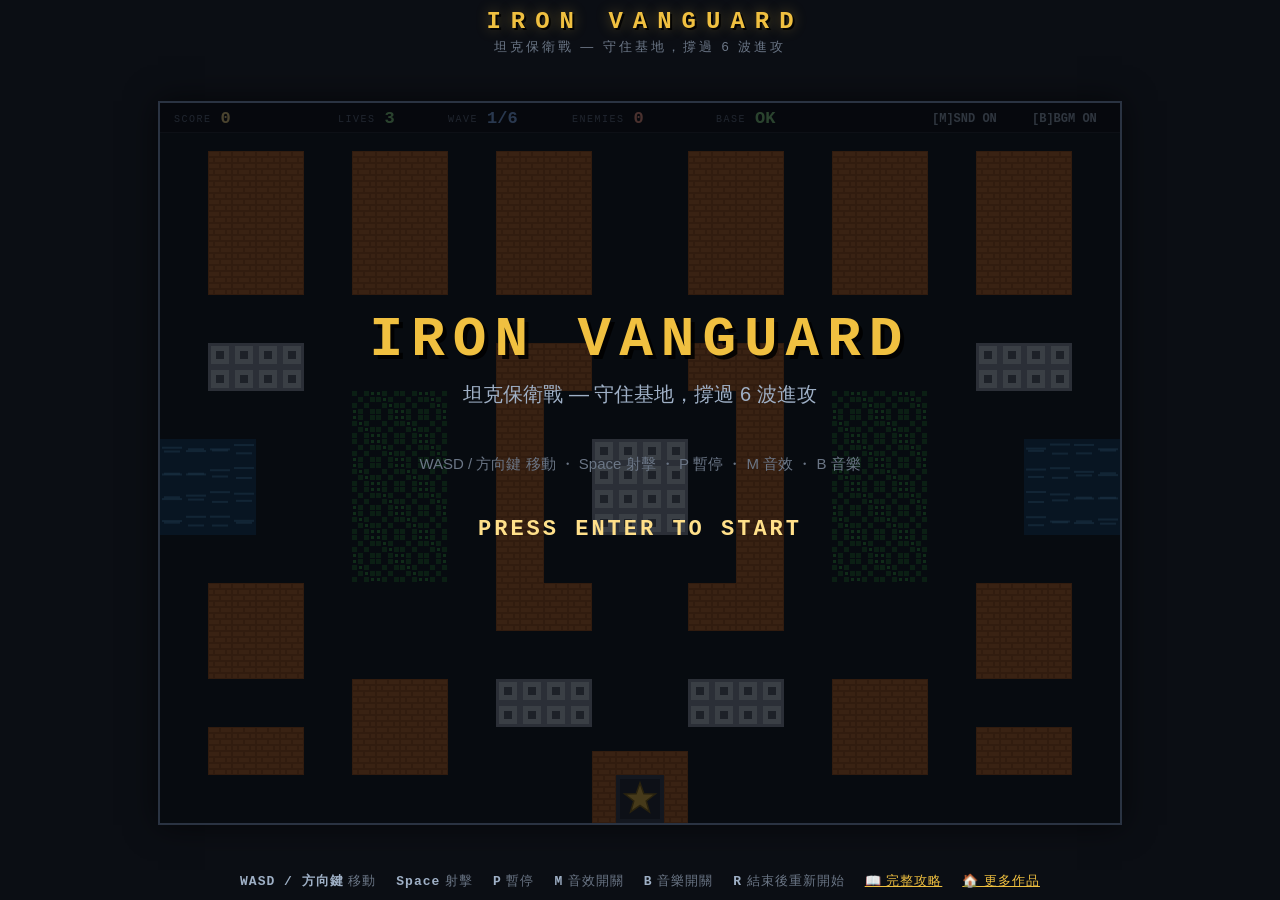
<file: index.html>
<!DOCTYPE html>
<html lang="zh-Hant">
<head>
<meta charset="UTF-8">
<meta name="viewport" content="width=device-width, initial-scale=1.0, maximum-scale=1.0, user-scalable=no, viewport-fit=cover">
<title>IRON VANGUARD — 坦克保衛戰</title>
<link rel="stylesheet" href="style.css">
</head>
<body>
<div id="frame">
  <header>
    <h1>IRON VANGUARD</h1>
    <p class="subtitle">坦克保衛戰 — 守住基地，撐過 6 波進攻</p>
  </header>
  <div id="canvas-wrap">
    <canvas id="game" width="960" height="720"></canvas>
  </div>
  <footer>
    <div class="controls">
      <span class="key-hint"><b>WASD / 方向鍵</b> 移動</span>
      <span class="key-hint"><b>Space</b> 射擊</span>
      <span class="key-hint"><b>P</b> 暫停</span>
      <span class="key-hint"><b>M</b> 音效開關</span>
      <span class="key-hint"><b>B</b> 音樂開關</span>
      <span class="key-hint"><b>R</b> 結束後重新開始</span>
      <span><a href="./guide.html" style="color:#f0c040">📖 完整攻略</a></span>
      <span><a href="https://tingyudeco.com/portfolio/tools" style="color:#f0c040">🏠 更多作品</a></span>
    </div>
  </footer>
</div>
<!-- 觸控操作層：coarse pointer 裝置由 touch.js 解除 hidden -->
<div id="touch-ui" hidden>
  <div id="stick-zone">
    <div id="stick-base"><div id="stick-knob"></div></div>
  </div>
  <button id="btn-fire" type="button">FIRE</button>
  <button id="btn-pause" type="button">❚❚</button>
</div>
<script src="js/constants.js"></script>
<script src="js/audio.js"></script>
<script src="js/particles.js"></script>
<script src="js/map.js"></script>
<script src="js/bullet.js"></script>
<script src="js/powerup.js"></script>
<script src="js/tank.js"></script>
<script src="js/player.js"></script>
<script src="js/enemy.js"></script>
<script src="js/game.js"></script>
<script src="js/touch.js"></script>
<script src="js/main.js"></script>
</body>
</html>
</file>
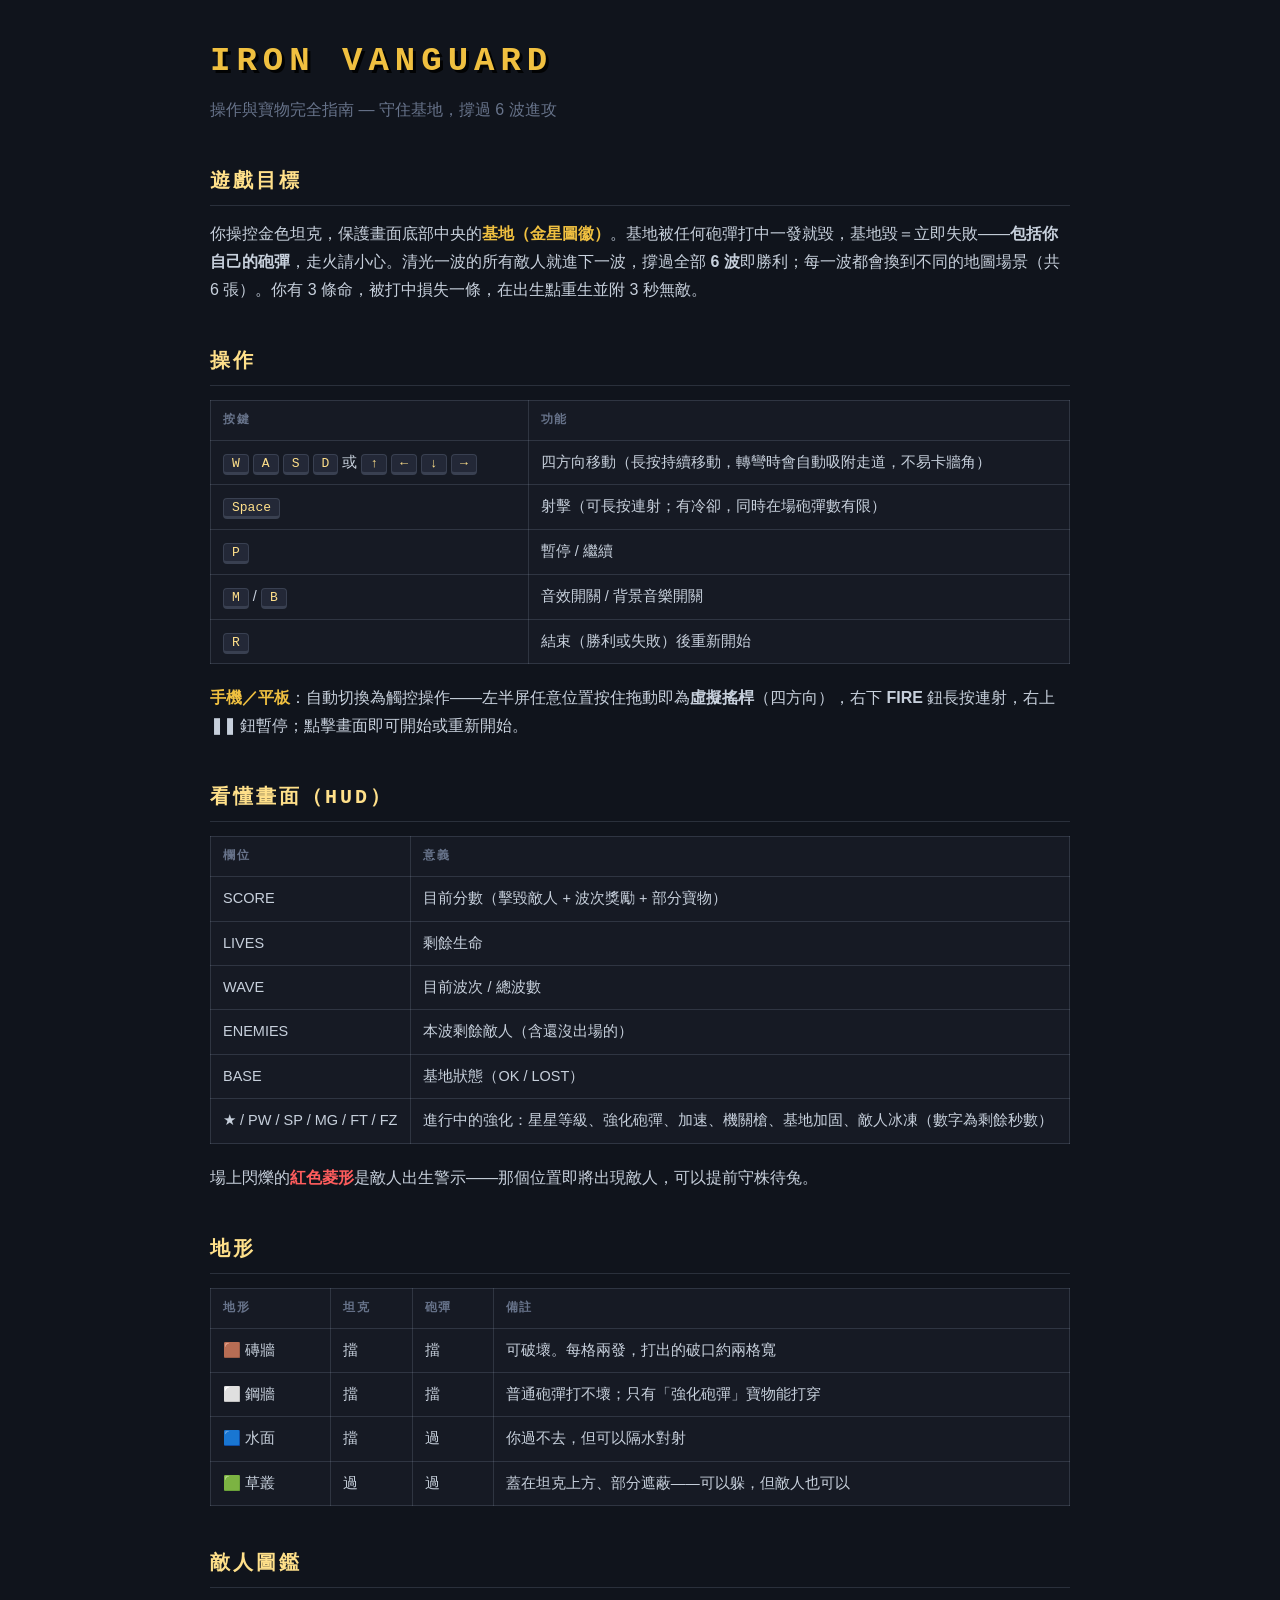
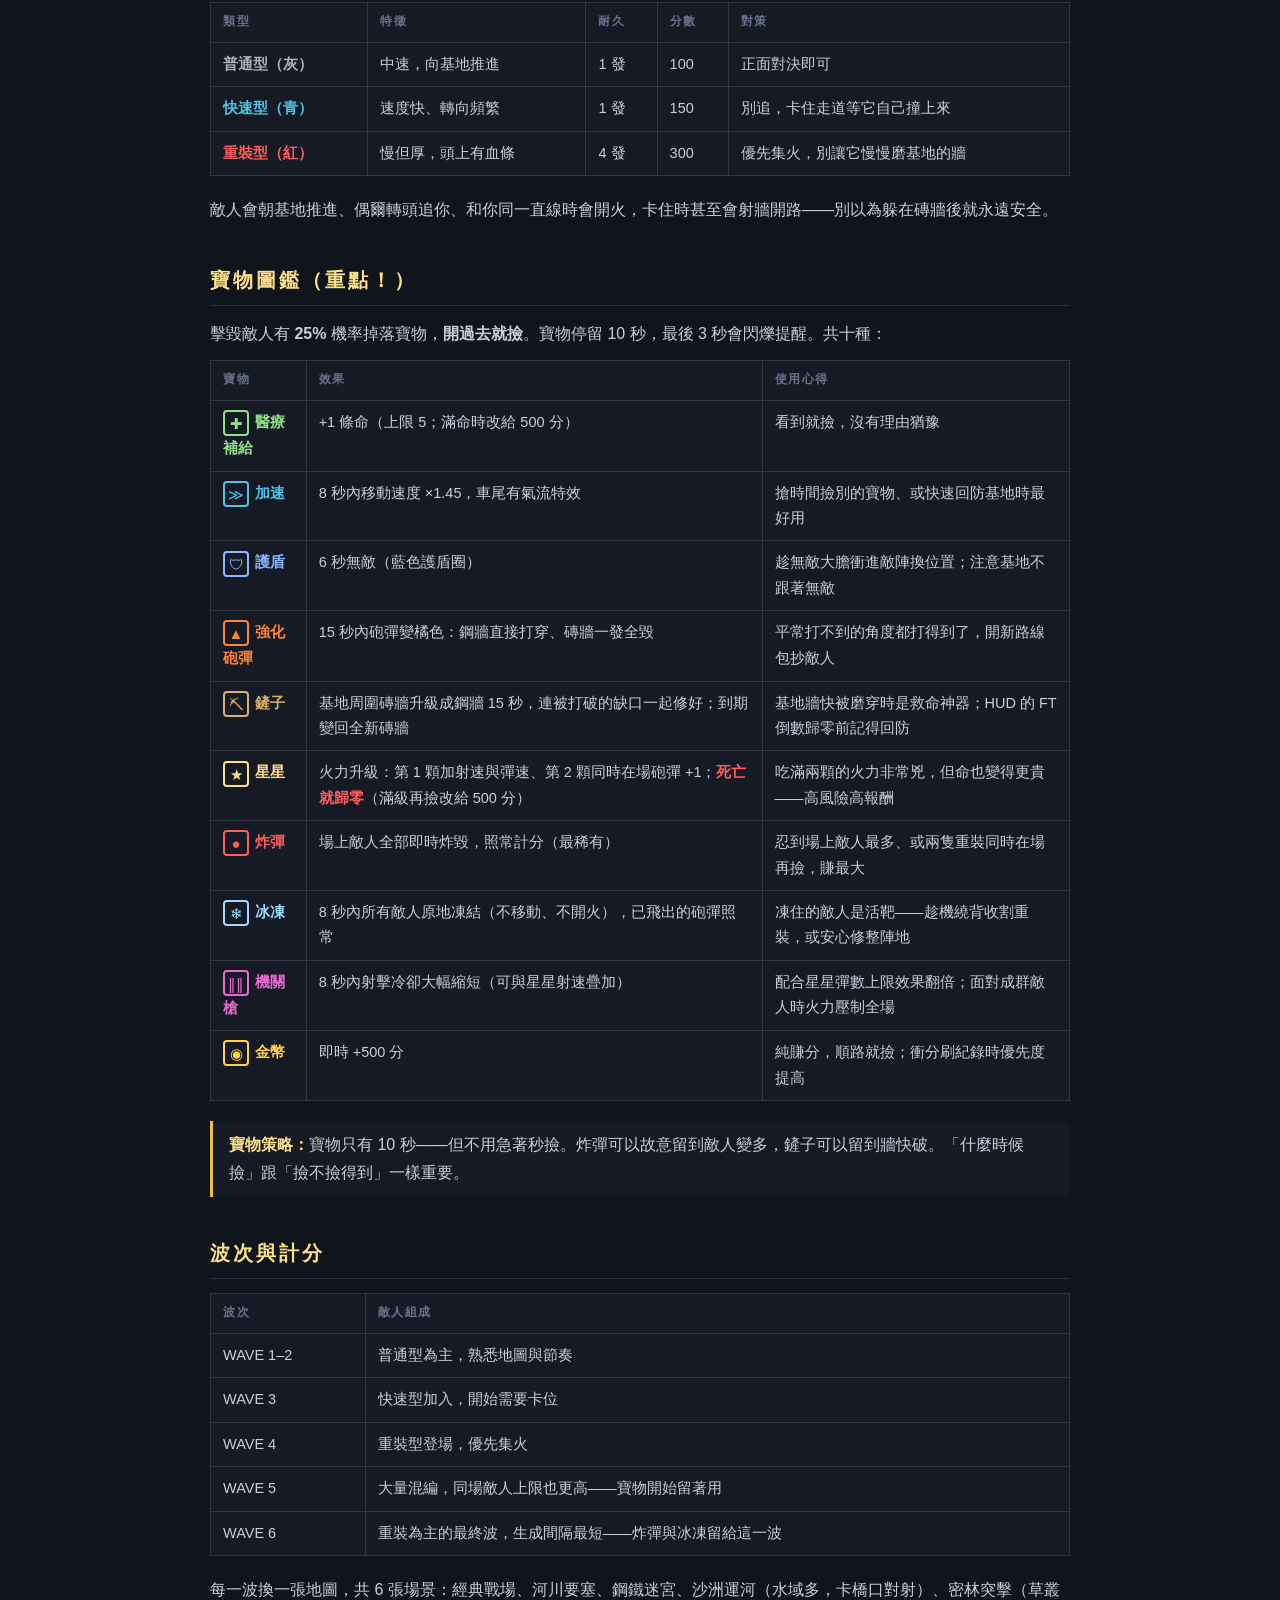
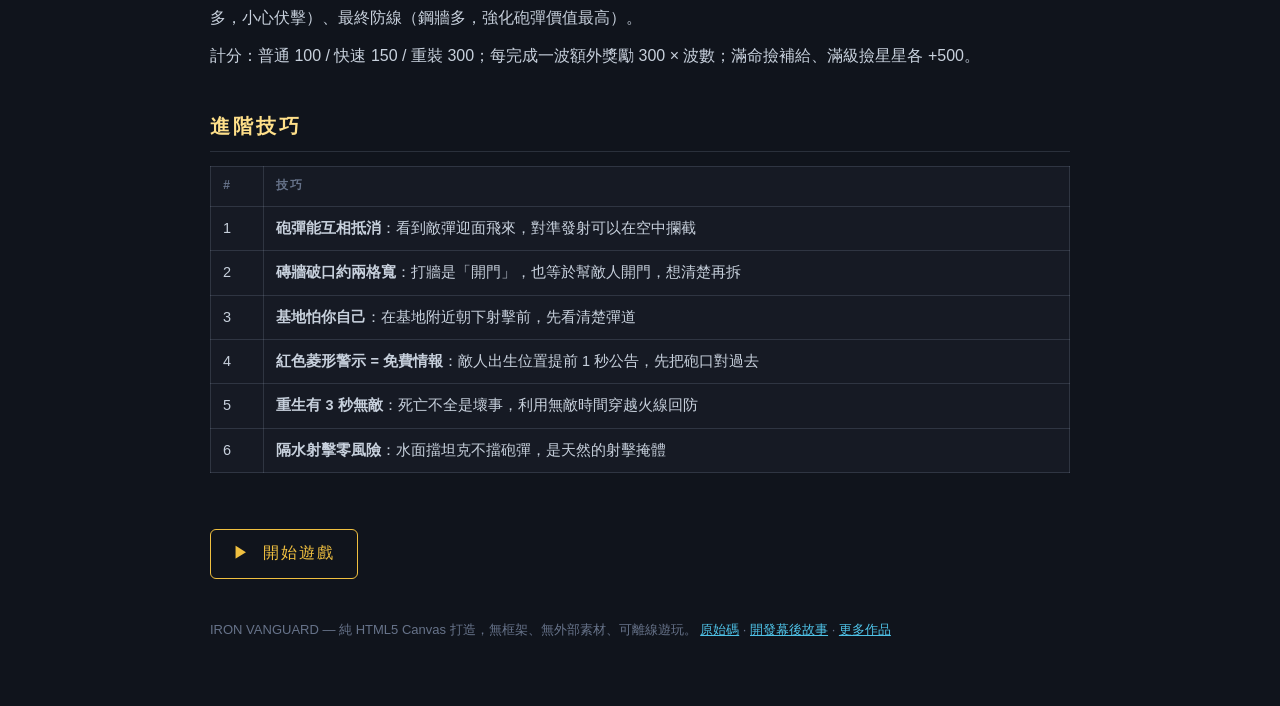
<file: guide.html>
<!DOCTYPE html>
<html lang="zh-Hant">
<head>
<meta charset="UTF-8">
<meta name="viewport" content="width=device-width, initial-scale=1.0">
<title>IRON VANGUARD — 操作與寶物完全指南</title>
<style>
  :root {
    --bg: #10141c;
    --panel: #161a24;
    --line: rgba(159, 176, 198, 0.18);
    --text: #c7d0dc;
    --muted: #67738a;
    --gold: #f0c040;
    --amber: #ffe08a;
    --green: #8ee08a;
    --blue: #8ab8ff;
    --cyan: #4fc3e8;
    --red: #ff5d5d;
    --orange: #ff8438;
    --shovel: #d8b26a;
    --mono: 'Consolas', 'Menlo', 'Courier New', monospace;
    --cjk: 'Microsoft JhengHei', 'PingFang TC', 'Noto Sans TC', sans-serif;
  }
  * { margin: 0; padding: 0; box-sizing: border-box; }
  body {
    background: var(--bg);
    color: var(--text);
    font-family: var(--cjk);
    line-height: 1.75;
    padding: 32px 16px 64px;
  }
  main { max-width: 860px; margin: 0 auto; }
  h1 {
    font-family: var(--mono);
    color: var(--gold);
    letter-spacing: 6px;
    font-size: 34px;
    text-shadow: 3px 3px 0 rgba(0,0,0,0.85);
    margin-bottom: 4px;
  }
  .subtitle { color: var(--muted); margin-bottom: 28px; }
  h2 {
    font-family: var(--mono);
    color: var(--amber);
    letter-spacing: 3px;
    font-size: 20px;
    margin: 40px 0 14px;
    padding-bottom: 6px;
    border-bottom: 1px solid var(--line);
  }
  h3 { color: var(--blue); font-size: 16px; margin: 22px 0 8px; }
  p { margin-bottom: 10px; }
  table {
    width: 100%;
    border-collapse: collapse;
    margin: 12px 0 20px;
    font-size: 14.5px;
    background: var(--panel);
  }
  th, td { padding: 9px 12px; border: 1px solid var(--line); text-align: left; vertical-align: top; }
  th { color: var(--muted); font-size: 12px; letter-spacing: 1.5px; font-family: var(--mono); }
  kbd {
    font-family: var(--mono);
    background: #232837;
    border: 1px solid var(--line);
    border-bottom-width: 3px;
    border-radius: 4px;
    padding: 1px 8px;
    color: var(--amber);
    font-size: 13px;
    white-space: nowrap;
  }
  .tip {
    background: var(--panel);
    border-left: 3px solid var(--gold);
    padding: 10px 16px;
    margin: 14px 0;
    border-radius: 0 6px 6px 0;
  }
  .tip b { color: var(--amber); }
  .icon {
    display: inline-block;
    width: 26px; height: 26px;
    border-radius: 4px;
    border: 2px solid;
    background: var(--panel);
    text-align: center;
    line-height: 24px;
    font-size: 15px;
    margin-right: 6px;
    vertical-align: middle;
  }
  a { color: var(--cyan); }
  .back {
    display: inline-block;
    margin-top: 36px;
    font-family: var(--mono);
    letter-spacing: 2px;
    color: var(--gold);
    text-decoration: none;
    border: 1px solid var(--gold);
    border-radius: 6px;
    padding: 10px 22px;
  }
  .back:hover { background: rgba(240, 192, 64, 0.12); }
  footer { color: var(--muted); font-size: 13px; margin-top: 40px; }
</style>
</head>
<body>
<main>
  <h1>IRON VANGUARD</h1>
  <p class="subtitle">操作與寶物完全指南 — 守住基地，撐過 6 波進攻</p>

  <h2>遊戲目標</h2>
  <p>你操控金色坦克，保護畫面底部中央的<b style="color:var(--gold)">基地（金星圖徽）</b>。基地被任何砲彈打中一發就毀，基地毀＝立即失敗——<b>包括你自己的砲彈</b>，走火請小心。清光一波的所有敵人就進下一波，撐過全部 <b>6 波</b>即勝利；每一波都會換到不同的地圖場景（共 6 張）。你有 3 條命，被打中損失一條，在出生點重生並附 3 秒無敵。</p>

  <h2>操作</h2>
  <table>
    <tr><th>按鍵</th><th>功能</th></tr>
    <tr><td><kbd>W</kbd> <kbd>A</kbd> <kbd>S</kbd> <kbd>D</kbd> 或 <kbd>↑</kbd> <kbd>←</kbd> <kbd>↓</kbd> <kbd>→</kbd></td><td>四方向移動（長按持續移動，轉彎時會自動吸附走道，不易卡牆角）</td></tr>
    <tr><td><kbd>Space</kbd></td><td>射擊（可長按連射；有冷卻，同時在場砲彈數有限）</td></tr>
    <tr><td><kbd>P</kbd></td><td>暫停 / 繼續</td></tr>
    <tr><td><kbd>M</kbd> / <kbd>B</kbd></td><td>音效開關 / 背景音樂開關</td></tr>
    <tr><td><kbd>R</kbd></td><td>結束（勝利或失敗）後重新開始</td></tr>
  </table>
  <p><b style="color:var(--gold)">手機／平板</b>：自動切換為觸控操作——左半屏任意位置按住拖動即為<b>虛擬搖桿</b>（四方向），右下 <b>FIRE</b> 鈕長按連射，右上 <b>❚❚</b> 鈕暫停；點擊畫面即可開始或重新開始。</p>

  <h2>看懂畫面（HUD）</h2>
  <table>
    <tr><th>欄位</th><th>意義</th></tr>
    <tr><td>SCORE</td><td>目前分數（擊毀敵人 + 波次獎勵 + 部分寶物）</td></tr>
    <tr><td>LIVES</td><td>剩餘生命</td></tr>
    <tr><td>WAVE</td><td>目前波次 / 總波數</td></tr>
    <tr><td>ENEMIES</td><td>本波剩餘敵人（含還沒出場的）</td></tr>
    <tr><td>BASE</td><td>基地狀態（OK / LOST）</td></tr>
    <tr><td>★ / PW / SP / MG / FT / FZ</td><td>進行中的強化：星星等級、強化砲彈、加速、機關槍、基地加固、敵人冰凍（數字為剩餘秒數）</td></tr>
  </table>
  <p>場上閃爍的<b style="color:var(--red)">紅色菱形</b>是敵人出生警示——那個位置即將出現敵人，可以提前守株待兔。</p>

  <h2>地形</h2>
  <table>
    <tr><th>地形</th><th>坦克</th><th>砲彈</th><th>備註</th></tr>
    <tr><td>🟫 磚牆</td><td>擋</td><td>擋</td><td>可破壞。每格兩發，打出的破口約兩格寬</td></tr>
    <tr><td>⬜ 鋼牆</td><td>擋</td><td>擋</td><td>普通砲彈打不壞；只有「強化砲彈」寶物能打穿</td></tr>
    <tr><td>🟦 水面</td><td>擋</td><td>過</td><td>你過不去，但可以隔水對射</td></tr>
    <tr><td>🟩 草叢</td><td>過</td><td>過</td><td>蓋在坦克上方、部分遮蔽——可以躲，但敵人也可以</td></tr>
  </table>

  <h2>敵人圖鑑</h2>
  <table>
    <tr><th>類型</th><th>特徵</th><th>耐久</th><th>分數</th><th>對策</th></tr>
    <tr><td style="color:#aab2bf"><b>普通型（灰）</b></td><td>中速，向基地推進</td><td>1 發</td><td>100</td><td>正面對決即可</td></tr>
    <tr><td style="color:var(--cyan)"><b>快速型（青）</b></td><td>速度快、轉向頻繁</td><td>1 發</td><td>150</td><td>別追，卡住走道等它自己撞上來</td></tr>
    <tr><td style="color:var(--red)"><b>重裝型（紅）</b></td><td>慢但厚，頭上有血條</td><td>4 發</td><td>300</td><td>優先集火，別讓它慢慢磨基地的牆</td></tr>
  </table>
  <p>敵人會朝基地推進、偶爾轉頭追你、和你同一直線時會開火，卡住時甚至會射牆開路——別以為躲在磚牆後就永遠安全。</p>

  <h2>寶物圖鑑（重點！）</h2>
  <p>擊毀敵人有 <b>25%</b> 機率掉落寶物，<b>開過去就撿</b>。寶物停留 10 秒，最後 3 秒會閃爍提醒。共十種：</p>
  <table>
    <tr><th>寶物</th><th>效果</th><th>使用心得</th></tr>
    <tr><td><span class="icon" style="color:var(--green);border-color:var(--green)">✚</span><b style="color:var(--green)">醫療補給</b></td><td>+1 條命（上限 5；滿命時改給 500 分）</td><td>看到就撿，沒有理由猶豫</td></tr>
    <tr><td><span class="icon" style="color:var(--cyan);border-color:var(--cyan)">≫</span><b style="color:var(--cyan)">加速</b></td><td>8 秒內移動速度 ×1.45，車尾有氣流特效</td><td>搶時間撿別的寶物、或快速回防基地時最好用</td></tr>
    <tr><td><span class="icon" style="color:var(--blue);border-color:var(--blue)">🛡</span><b style="color:var(--blue)">護盾</b></td><td>6 秒無敵（藍色護盾圈）</td><td>趁無敵大膽衝進敵陣換位置；注意基地不跟著無敵</td></tr>
    <tr><td><span class="icon" style="color:var(--orange);border-color:var(--orange)">▲</span><b style="color:var(--orange)">強化砲彈</b></td><td>15 秒內砲彈變橘色：鋼牆直接打穿、磚牆一發全毀</td><td>平常打不到的角度都打得到了，開新路線包抄敵人</td></tr>
    <tr><td><span class="icon" style="color:var(--shovel);border-color:var(--shovel)">⛏</span><b style="color:var(--shovel)">鏟子</b></td><td>基地周圍磚牆升級成鋼牆 15 秒，連被打破的缺口一起修好；到期變回全新磚牆</td><td>基地牆快被磨穿時是救命神器；HUD 的 FT 倒數歸零前記得回防</td></tr>
    <tr><td><span class="icon" style="color:var(--amber);border-color:var(--amber)">★</span><b style="color:var(--amber)">星星</b></td><td>火力升級：第 1 顆加射速與彈速、第 2 顆同時在場砲彈 +1；<b style="color:var(--red)">死亡就歸零</b>（滿級再撿改給 500 分）</td><td>吃滿兩顆的火力非常兇，但命也變得更貴——高風險高報酬</td></tr>
    <tr><td><span class="icon" style="color:var(--red);border-color:var(--red)">●</span><b style="color:var(--red)">炸彈</b></td><td>場上敵人全部即時炸毀，照常計分（最稀有）</td><td>忍到場上敵人最多、或兩隻重裝同時在場再撿，賺最大</td></tr>
    <tr><td><span class="icon" style="color:#9adcff;border-color:#9adcff">❄</span><b style="color:#9adcff">冰凍</b></td><td>8 秒內所有敵人原地凍結（不移動、不開火），已飛出的砲彈照常</td><td>凍住的敵人是活靶——趁機繞背收割重裝，或安心修整陣地</td></tr>
    <tr><td><span class="icon" style="color:#e86bd0;border-color:#e86bd0">‖‖</span><b style="color:#e86bd0">機關槍</b></td><td>8 秒內射擊冷卻大幅縮短（可與星星射速疊加）</td><td>配合星星彈數上限效果翻倍；面對成群敵人時火力壓制全場</td></tr>
    <tr><td><span class="icon" style="color:#ffd24a;border-color:#ffd24a">◉</span><b style="color:#ffd24a">金幣</b></td><td>即時 +500 分</td><td>純賺分，順路就撿；衝分刷紀錄時優先度提高</td></tr>
  </table>
  <div class="tip"><b>寶物策略：</b>寶物只有 10 秒——但不用急著秒撿。炸彈可以故意留到敵人變多，鏟子可以留到牆快破。「什麼時候撿」跟「撿不撿得到」一樣重要。</div>

  <h2>波次與計分</h2>
  <table>
    <tr><th>波次</th><th>敵人組成</th></tr>
    <tr><td>WAVE 1–2</td><td>普通型為主，熟悉地圖與節奏</td></tr>
    <tr><td>WAVE 3</td><td>快速型加入，開始需要卡位</td></tr>
    <tr><td>WAVE 4</td><td>重裝型登場，優先集火</td></tr>
    <tr><td>WAVE 5</td><td>大量混編，同場敵人上限也更高——寶物開始留著用</td></tr>
    <tr><td>WAVE 6</td><td>重裝為主的最終波，生成間隔最短——炸彈與冰凍留給這一波</td></tr>
  </table>
  <p>每一波換一張地圖，共 6 張場景：經典戰場、河川要塞、鋼鐵迷宮、沙洲運河（水域多，卡橋口對射）、密林突擊（草叢多，小心伏擊）、最終防線（鋼牆多，強化砲彈價值最高）。</p>
  <p>計分：普通 100 / 快速 150 / 重裝 300；每完成一波額外獎勵 300 × 波數；滿命撿補給、滿級撿星星各 +500。</p>

  <h2>進階技巧</h2>
  <table>
    <tr><th>#</th><th>技巧</th></tr>
    <tr><td>1</td><td><b>砲彈能互相抵消</b>：看到敵彈迎面飛來，對準發射可以在空中攔截</td></tr>
    <tr><td>2</td><td><b>磚牆破口約兩格寬</b>：打牆是「開門」，也等於幫敵人開門，想清楚再拆</td></tr>
    <tr><td>3</td><td><b>基地怕你自己</b>：在基地附近朝下射擊前，先看清楚彈道</td></tr>
    <tr><td>4</td><td><b>紅色菱形警示 = 免費情報</b>：敵人出生位置提前 1 秒公告，先把砲口對過去</td></tr>
    <tr><td>5</td><td><b>重生有 3 秒無敵</b>：死亡不全是壞事，利用無敵時間穿越火線回防</td></tr>
    <tr><td>6</td><td><b>隔水射擊零風險</b>：水面擋坦克不擋砲彈，是天然的射擊掩體</td></tr>
  </table>

  <a class="back" href="./index.html">▶ 開始遊戲</a>

  <footer>
    IRON VANGUARD — 純 HTML5 Canvas 打造，無框架、無外部素材、可離線遊玩。
    <a href="https://github.com/Ttingyu1123/game-tank">原始碼</a> ·
    <a href="https://tingyudeco.com/blog/behind-the-scenes-iron-vanguard">開發幕後故事</a> ·
    <a href="https://tingyudeco.com/portfolio/tools">更多作品</a>
  </footer>
</main>
</body>
</html>
</file>
<file: style.css>
* { margin: 0; padding: 0; box-sizing: border-box; }

html, body {
  height: 100%;
  background: #0b0e14;
  color: #cfd8e3;
  font-family: Consolas, Menlo, "Courier New", monospace;
  overflow: hidden;
}

#frame {
  height: 100%;
  display: flex;
  flex-direction: column;
  align-items: center;
}

header {
  padding: 8px 0 4px;
  text-align: center;
  flex: 0 0 auto;
}

header h1 {
  font-size: 24px;
  font-weight: 700;
  letter-spacing: 10px;
  padding-left: 10px; /* 抵銷最後一字的字距，維持視覺置中 */
  color: #f0c040;
  text-shadow: 2px 2px 0 rgba(0, 0, 0, 0.85), 0 0 14px rgba(240, 192, 64, 0.4);
}

.subtitle {
  font-family: "Microsoft JhengHei", "PingFang TC", "Noto Sans TC", sans-serif;
  font-size: 13px;
  color: #6b7686;
  letter-spacing: 3px;
  margin-top: 3px;
}

#canvas-wrap {
  flex: 1 1 auto;
  width: 100%;
  display: flex;
  align-items: center;
  justify-content: center;
  min-height: 0;
  padding: 6px;
}

canvas#game {
  background: #10141c;
  border: 2px solid #2a3342;
  box-shadow: 0 0 30px rgba(0, 0, 0, 0.6);
  image-rendering: pixelated;
  /* JS 設定實際顯示尺寸，維持 4:3；邏輯解析度固定 960x720 */
  max-width: 100%;
  max-height: 100%;
}

footer {
  flex: 0 0 auto;
  padding: 6px 0 10px;
}

.controls {
  display: flex;
  gap: 20px;
  font-family: "Microsoft JhengHei", "PingFang TC", "Noto Sans TC", sans-serif;
  font-size: 13px;
  letter-spacing: 1px;
  color: #6b7686;
}

.controls b {
  color: #9fb0c6;
  font-family: Consolas, Menlo, "Courier New", monospace;
}

/* ---------- 觸控操作層（touch.js 於 coarse pointer 裝置解除 hidden） ---------- */

#touch-ui {
  position: fixed;
  inset: 0;
  pointer-events: none; /* 只有子元素可互動，不擋畫面 */
  z-index: 10;
  -webkit-tap-highlight-color: transparent;
  user-select: none;
  -webkit-user-select: none;
}

/* 左半屏下方為搖桿感應區：手指落點即搖桿原點 */
#stick-zone {
  position: absolute;
  left: 0;
  bottom: 0;
  width: 50%;
  height: 62%;
  pointer-events: auto;
  touch-action: none;
}

#stick-base {
  position: absolute;
  width: 120px;
  height: 120px;
  border: 2px solid rgba(159, 176, 198, 0.45);
  border-radius: 50%;
  background: rgba(16, 20, 28, 0.35);
  transform: translate(-50%, -50%);
  display: none;
}

#stick-base.active { display: block; }

#stick-knob {
  position: absolute;
  left: 50%;
  top: 50%;
  width: 52px;
  height: 52px;
  border-radius: 50%;
  background: rgba(240, 192, 64, 0.75);
  box-shadow: 0 0 12px rgba(240, 192, 64, 0.5);
  transform: translate(-50%, -50%);
}

#btn-fire {
  position: absolute;
  right: max(20px, env(safe-area-inset-right));
  bottom: max(36px, env(safe-area-inset-bottom));
  width: 92px;
  height: 92px;
  border-radius: 50%;
  border: 2px solid rgba(240, 192, 64, 0.7);
  background: rgba(240, 192, 64, 0.18);
  color: #f0c040;
  font: bold 18px Consolas, Menlo, "Courier New", monospace;
  letter-spacing: 2px;
  pointer-events: auto;
  touch-action: none;
}

#btn-fire:active { background: rgba(240, 192, 64, 0.45); }

#btn-pause {
  position: absolute;
  right: max(20px, env(safe-area-inset-right));
  top: max(12px, env(safe-area-inset-top));
  width: 44px;
  height: 44px;
  border-radius: 8px;
  border: 2px solid rgba(159, 176, 198, 0.5);
  background: rgba(16, 20, 28, 0.5);
  color: #9fb0c6;
  font-size: 14px;
  pointer-events: auto;
  touch-action: none;
}

/* 觸控裝置：隱藏鍵盤提示、畫布禁用瀏覽器手勢、
   標題縮小避開暫停鈕、畫布靠上留出下方操作空間 */
body.touch-mode .key-hint { display: none; }
body.touch-mode canvas#game { touch-action: none; }
body.touch-mode header {
  padding-top: max(10px, env(safe-area-inset-top));
  padding-right: 64px;
  padding-left: 64px;
}
body.touch-mode header h1 { font-size: 18px; letter-spacing: 5px; padding-left: 5px; }
body.touch-mode .subtitle { font-size: 11px; letter-spacing: 2px; }
body.touch-mode #canvas-wrap { align-items: flex-start; }
</file>
